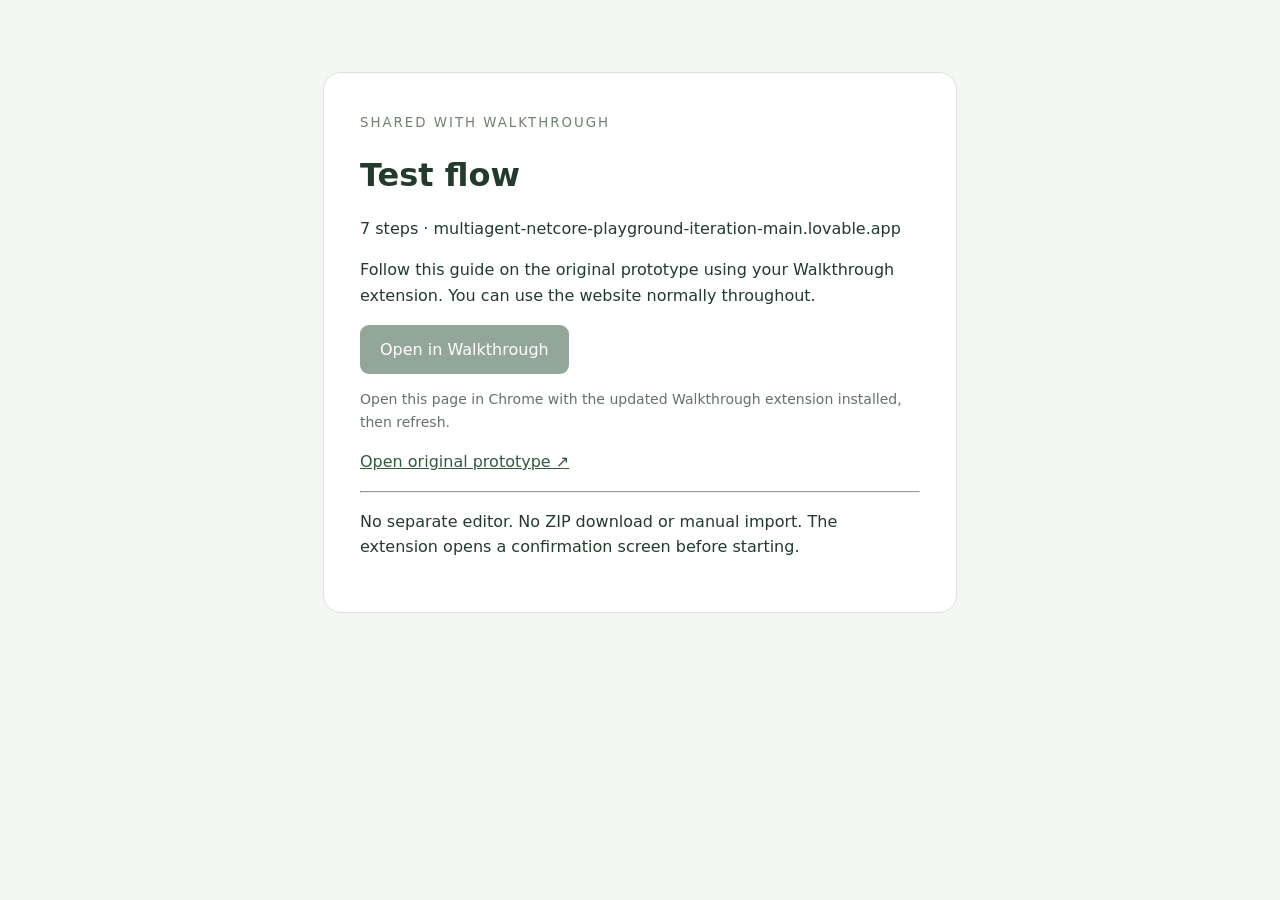
<file: index.html>
<!doctype html><html lang="en"><head><meta charset="utf-8"><meta name="viewport" content="width=device-width,initial-scale=1"><meta http-equiv="refresh" content="0;url=shared/"><title>Shared Walkthrough</title></head><body><a href="shared/">Open the shared Test flow in Walkthrough</a></body></html>
</file>
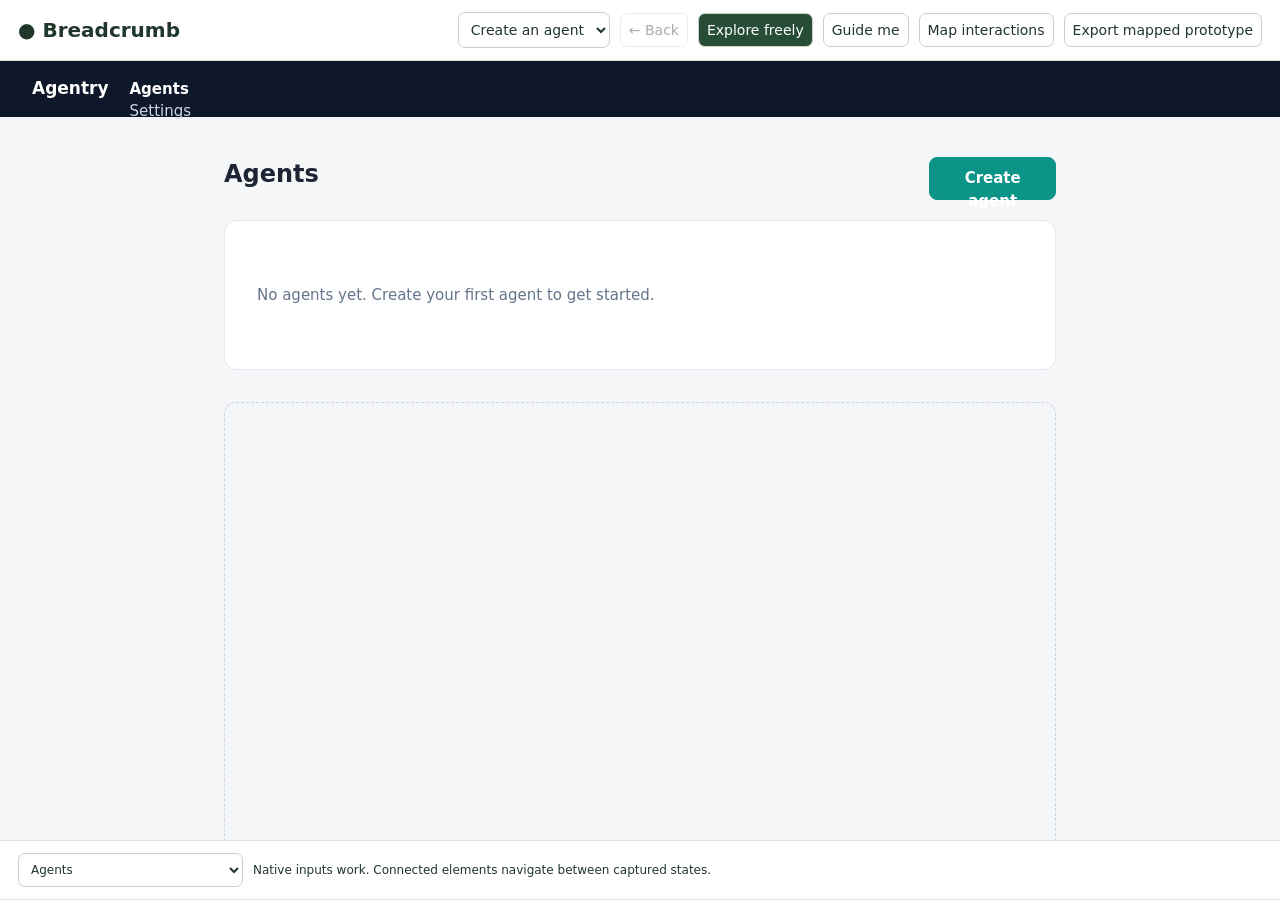
<file: html/index.html>
<!doctype html><html lang="en"><head><meta charset="utf-8"><meta name="viewport" content="width=device-width,initial-scale=1"><title>Breadcrumb · HTML prototype</title><link rel="stylesheet" href="prototype.css"></head><body><header><strong>● Breadcrumb</strong><select id="flows" aria-label="Journey"></select><button id="back">← Back</button><button id="explore">Explore freely</button><button id="guide">Guide me</button><button id="map">Map interactions</button><button id="download">Export mapped prototype</button></header><aside id="mapping" hidden><strong>Map interactions · local editing</strong><p>Click any element in the prototype, choose a destination, then save. Export to share your changes.</p><label>Selected element <input id="selected" readonly></label><label>Destination <select id="destination"></select></label><button id="save">Save connection</button><button id="remove">Remove connection</button><span id="saved" role="status"></span></aside><main><iframe id="frame" title="Interactive HTML prototype" sandbox="allow-scripts" referrerpolicy="no-referrer"></iframe></main><footer><select id="screens" aria-label="Captured state"></select><span id="instruction"></span><button id="next">Continue</button><span id="status" role="status"></span></footer><script src="prototype-data.js"></script><script src="prototype.js"></script></body></html>
</file>
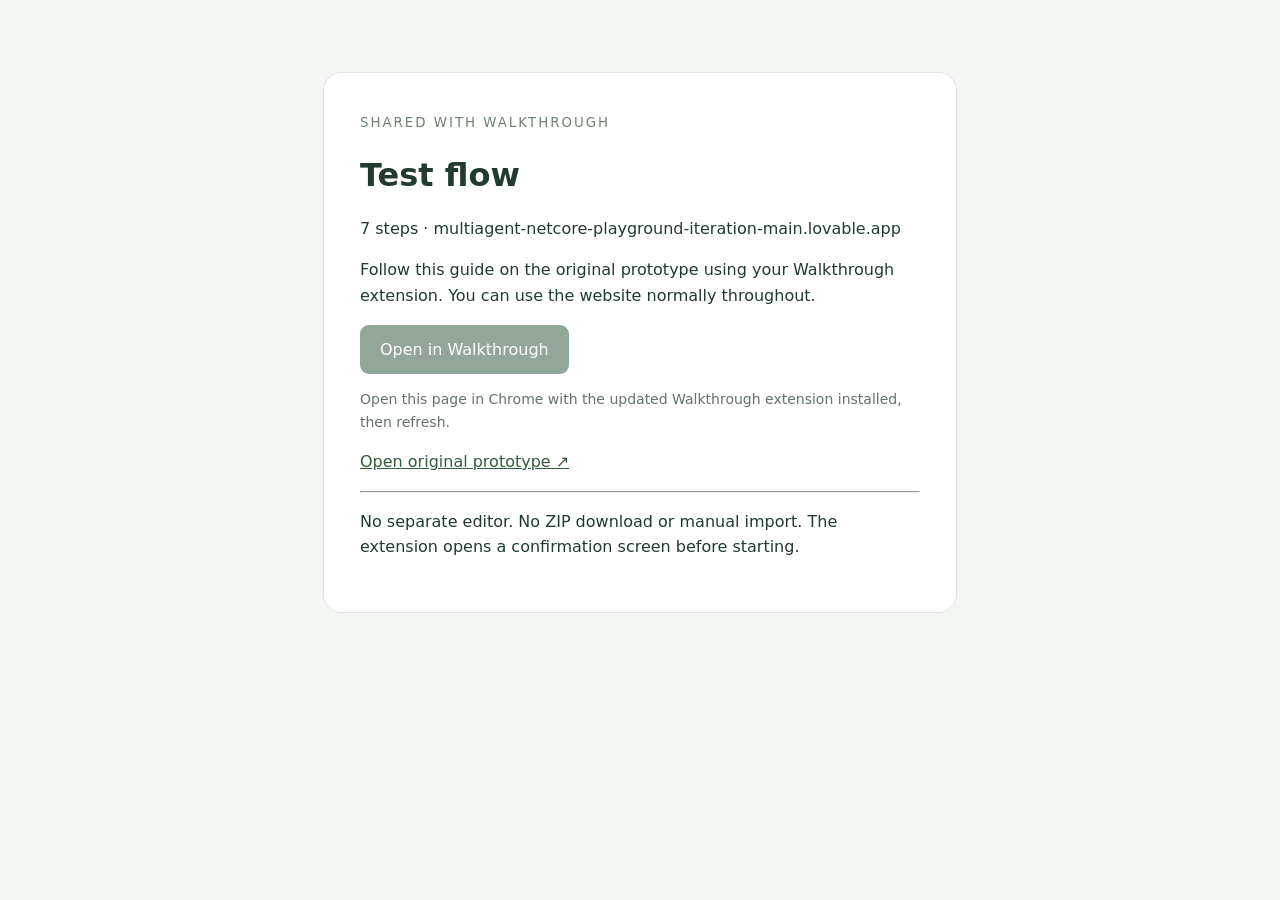
<file: shared/index.html>
<!doctype html><html lang="en"><head><meta charset="utf-8"><meta name="referrer" content="no-referrer"><meta name="viewport" content="width=device-width, initial-scale=1"><title>Shared Walkthrough</title><style>body{font:16px/1.6 system-ui;background:#f4f6f4;color:#223b2e;margin:0;padding:8vh 24px}main{max-width:560px;margin:auto;background:white;border:1px solid #dce4db;border-radius:18px;padding:36px}small{letter-spacing:2px;color:#6e826f}h1{font-size:32px;line-height:1.2}button{font:inherit;background:#284f38;color:white;border:0;border-radius:9px;padding:12px 20px;cursor:pointer}button:disabled{opacity:.5;cursor:default}a{color:#315d3d}#status{font-size:14px;color:#647268}</style></head><body><main><small>SHARED WITH WALKTHROUGH</small><h1 id="title">Loading flow…</h1><p id="summary"></p><p>Follow this guide on the original prototype using your Walkthrough extension. You can use the website normally throughout.</p><button id="open" disabled>Open in Walkthrough</button><p id="status" role="status">Checking for the extension…</p><p><a id="original" target="_blank" rel="noopener">Open original prototype ↗</a></p><hr><p>No separate editor. No ZIP download or manual import. The extension opens a confirmation screen before starting.</p></main><script src="share.js"></script></body></html>
</file>
<file: html/prototype.css>
*{box-sizing:border-box}body{margin:0;font:14px system-ui;color:#21372b;height:100vh;display:flex;flex-direction:column;background:#f1f5ef}header,footer{display:flex;align-items:center;gap:10px;padding:12px 18px;background:#fff;border-bottom:1px solid #dbe4d8;flex-wrap:wrap}header strong{font-size:20px;margin-right:auto}button,select,input{font:inherit;border:1px solid #c7d4c3;background:white;border-radius:7px;padding:8px;color:inherit;max-width:100%}button{cursor:pointer}button.active{background:#284d37;color:white}button:disabled{opacity:.4;cursor:default}main{flex:1;min-height:200px;display:flex}iframe{border:0;background:white;width:100%;height:100%}footer{border-top:1px solid #dbe4d8;font-size:12px}#instruction{flex:1}#status{color:#6a7867}aside{padding:14px;background:#edf3e4}aside label{display:inline-flex;gap:8px;margin-right:10px}aside p{font-size:12px}#selected{width:110px}button:focus-visible,select:focus-visible{outline:3px solid #9cba64}@media(max-width:700px){header{gap:5px;padding:8px}header strong{width:100%}button,select{font-size:12px}aside label{display:flex;margin:8px 0}}
</file>
